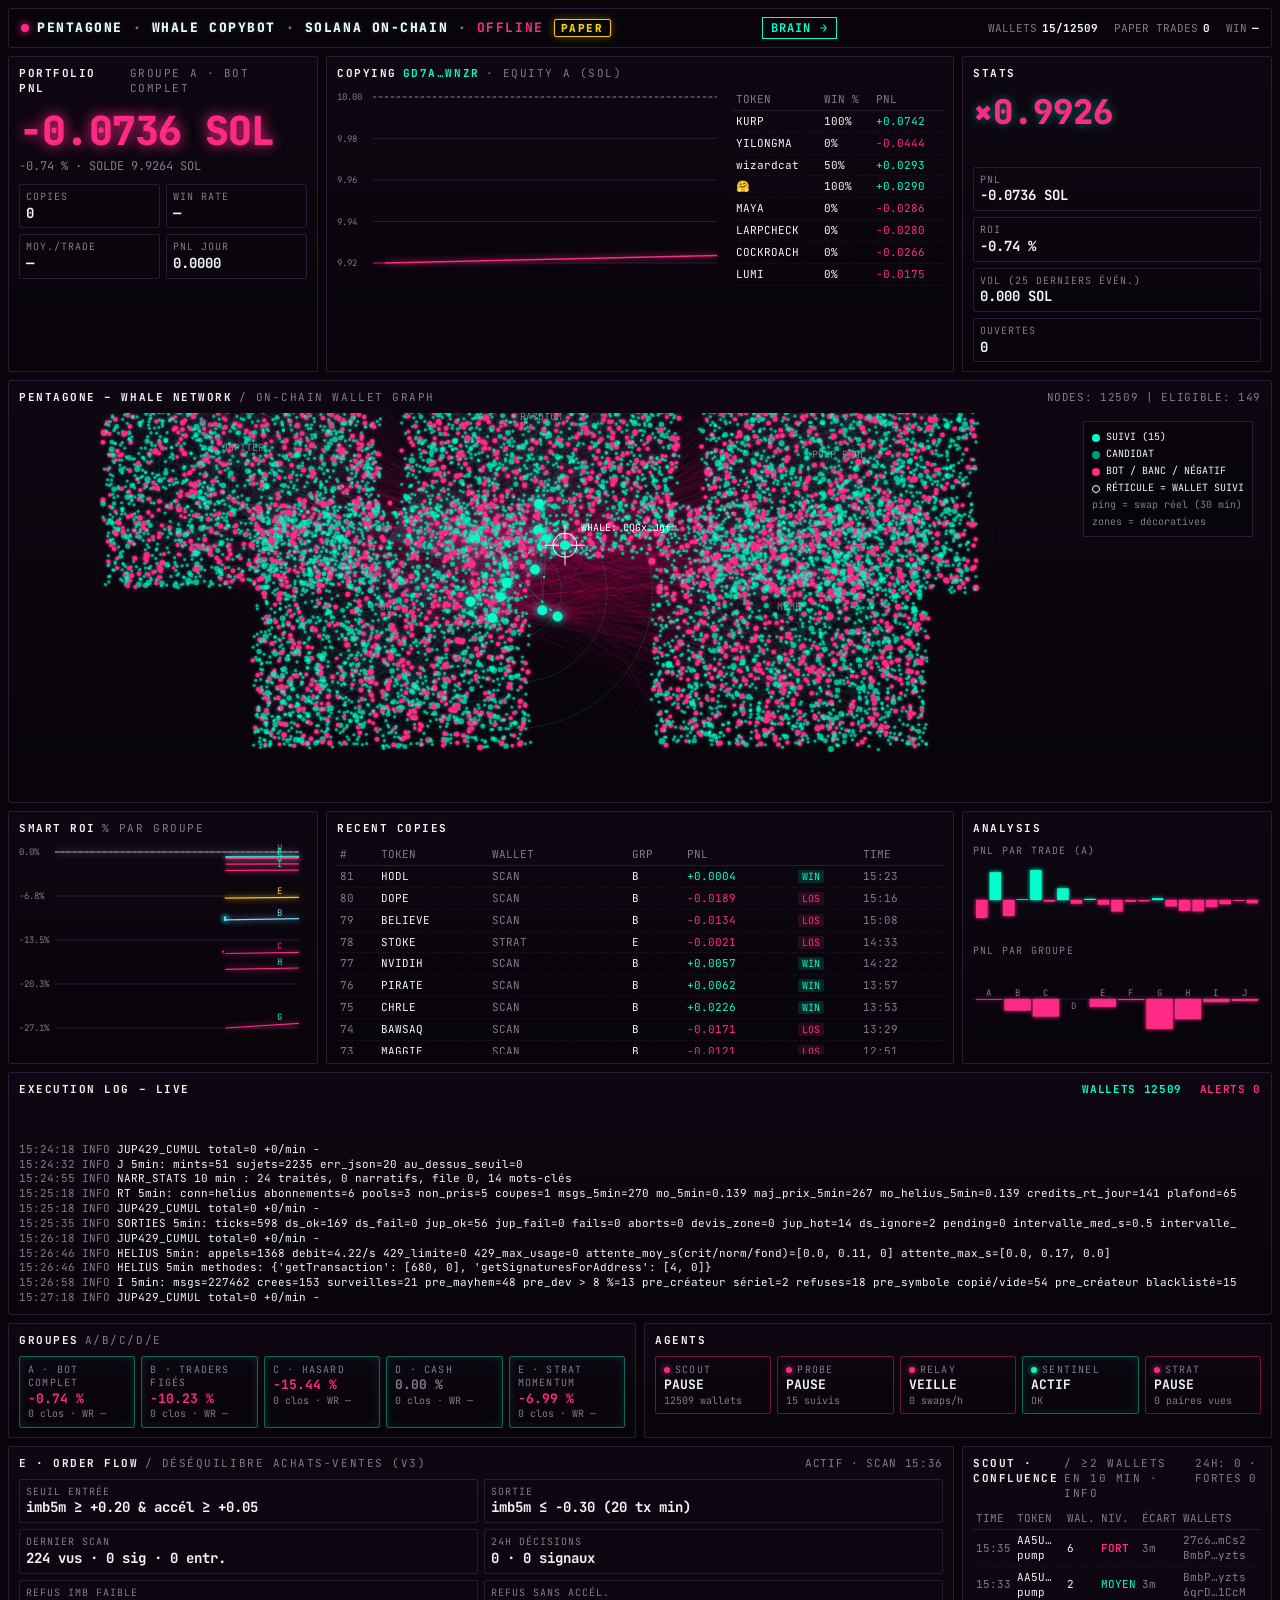
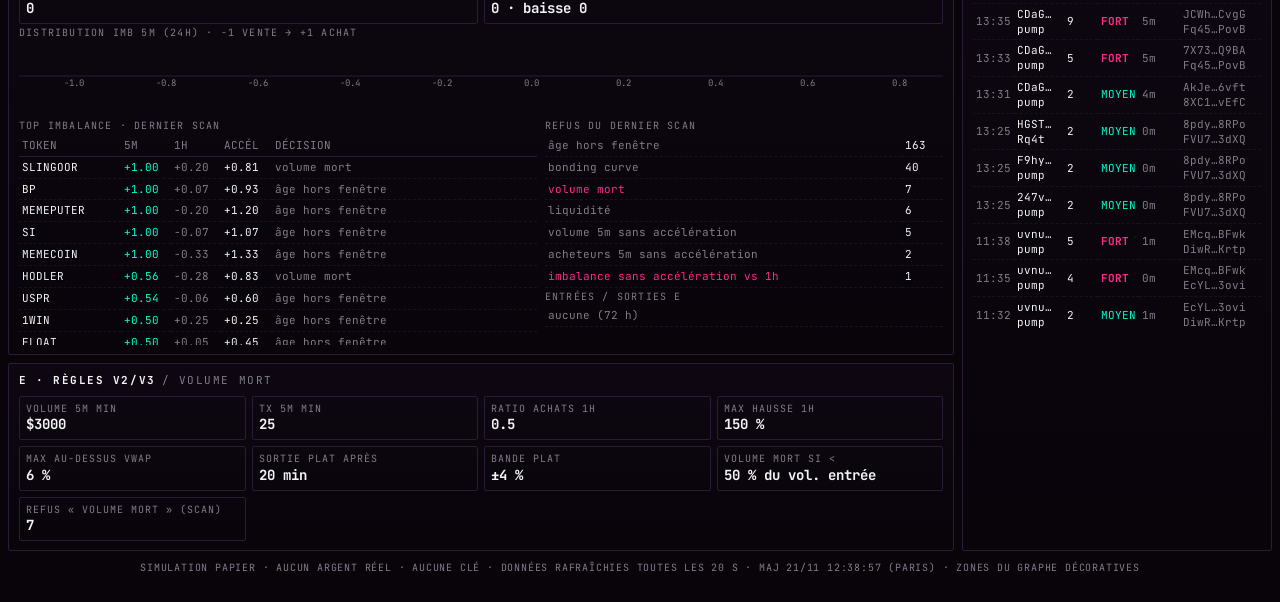
<file: index.html>
<!doctype html><html lang="fr"><head><meta charset="utf-8">
<meta name="viewport" content="width=device-width,initial-scale=1,viewport-fit=cover">
<meta name="theme-color" content="#08040A"><link rel="manifest" href="manifest.json">
<link rel="apple-touch-icon" href="icon-192.png"><title>PENTAGONE · WHALE COPYBOT</title>
<link rel="stylesheet" href="styles.css"></head><body>
<header class="hd">
 <div class="brand"><i class="blink"></i>PENTAGONE <s>·</s> WHALE COPYBOT <s>·</s> SOLANA ON-CHAIN <s>·</s> <b id="live">LIVE</b><span class="paper">PAPER</span></div>
 <a class="brainlink" href="brain/" style="border:1px solid #00FFCC;color:#00FFCC;padding:2px 8px;font-weight:700;letter-spacing:.1em;text-decoration:none">BRAIN →</a><div class="kv" id="hkv"></div>
</header>
<div class="demo" id="demo">⚠ DONNÉES EXEMPLE — data.json introuvable, chiffres fictifs</div>
<main class="grid">
 <section class="p pf"><h2>PORTFOLIO PNL <em>GROUPE A · BOT COMPLET</em></h2>
  <div class="big" id="pnl">—</div><div class="sub" id="pnlpct"></div>
  <div class="mini" id="pfstats"></div></section>
 <section class="p ch"><h2 id="copying">COPYING —</h2>
  <div class="chwrap"><canvas id="eq"></canvas><table class="tt" id="tok"></table></div></section>
 <section class="p st"><h2>STATS</h2><div class="mult" id="mult">—</div><div id="fire"></div><div class="mini" id="st"></div></section>
 <section class="p net"><h2>PENTAGONE – WHALE NETWORK <em>/ ON-CHAIN WALLET GRAPH</em><span class="r" id="nodes"></span></h2>
  <div class="netwrap"><canvas id="graph"></canvas><div class="legend" id="legend"></div></div></section>
 <section class="p roi"><h2>SMART ROI <em>% PAR GROUPE</em></h2><canvas id="roi"></canvas></section>
 <section class="p rc"><h2>RECENT COPIES</h2><div class="tbl"><table id="rc"></table></div></section>
 <section class="p an"><h2>ANALYSIS</h2><div class="hl">PNL PAR TRADE (A)</div><canvas id="h1"></canvas><div class="hl">PNL PAR GROUPE</div><canvas id="h2"></canvas></section>
 <section class="p lg"><h2>EXECUTION LOG – LIVE<span class="r"><b id="wn">WALLETS 0</b> <b class="pk" id="an">ALERTS 0</b></span></h2><div class="term" id="term"></div></section>
 <section class="p gr"><h2>GROUPES <em>A/B/C/D/E</em></h2><div class="chips" id="groups"></div></section>
 <section class="p ag"><h2>AGENTS</h2><div class="chips" id="agents"></div></section>
 <section class="p of"><h2>E · ORDER FLOW <em>/ DÉSÉQUILIBRE ACHATS-VENTES (v3)</em><span class="r" id="ofst"></span></h2><div class="mini" id="ofk"></div><div class="hl">DISTRIBUTION IMB 5M (24H) · −1 VENTE → +1 ACHAT</div><canvas id="ofh"></canvas><div class="ofg"><div><div class="hl">TOP IMBALANCE · DERNIER SCAN</div><div class="tbl"><table class="tt" id="oft"></table></div></div><div><div class="hl">REFUS DU DERNIER SCAN</div><table class="tt" id="ofr"></table><div class="hl">ENTRÉES / SORTIES E</div><table class="tt" id="ofe"></table></div></div></section>
 <section class="p cf"><h2>SCOUT · CONFLUENCE <em>/ ≥2 WALLETS EN 10 MIN · INFO</em><span class="r" id="cfst"></span></h2><div class="tbl"><table class="tt" id="cft"></table></div></section>
 <section class="p ru"><h2>E · RÈGLES v2/v3 <em>/ VOLUME MORT</em></h2><div class="mini" id="ru"></div></section>
</main>
<footer class="ft">SIMULATION PAPIER · AUCUN ARGENT RÉEL · AUCUNE CLÉ · DONNÉES RAFRAÎCHIES TOUTES LES 20 S · MAJ <span id="upd">—</span> (PARIS) · ZONES DU GRAPHE DÉCORATIVES</footer>
<script src="app.js"></script></body></html>
</file>
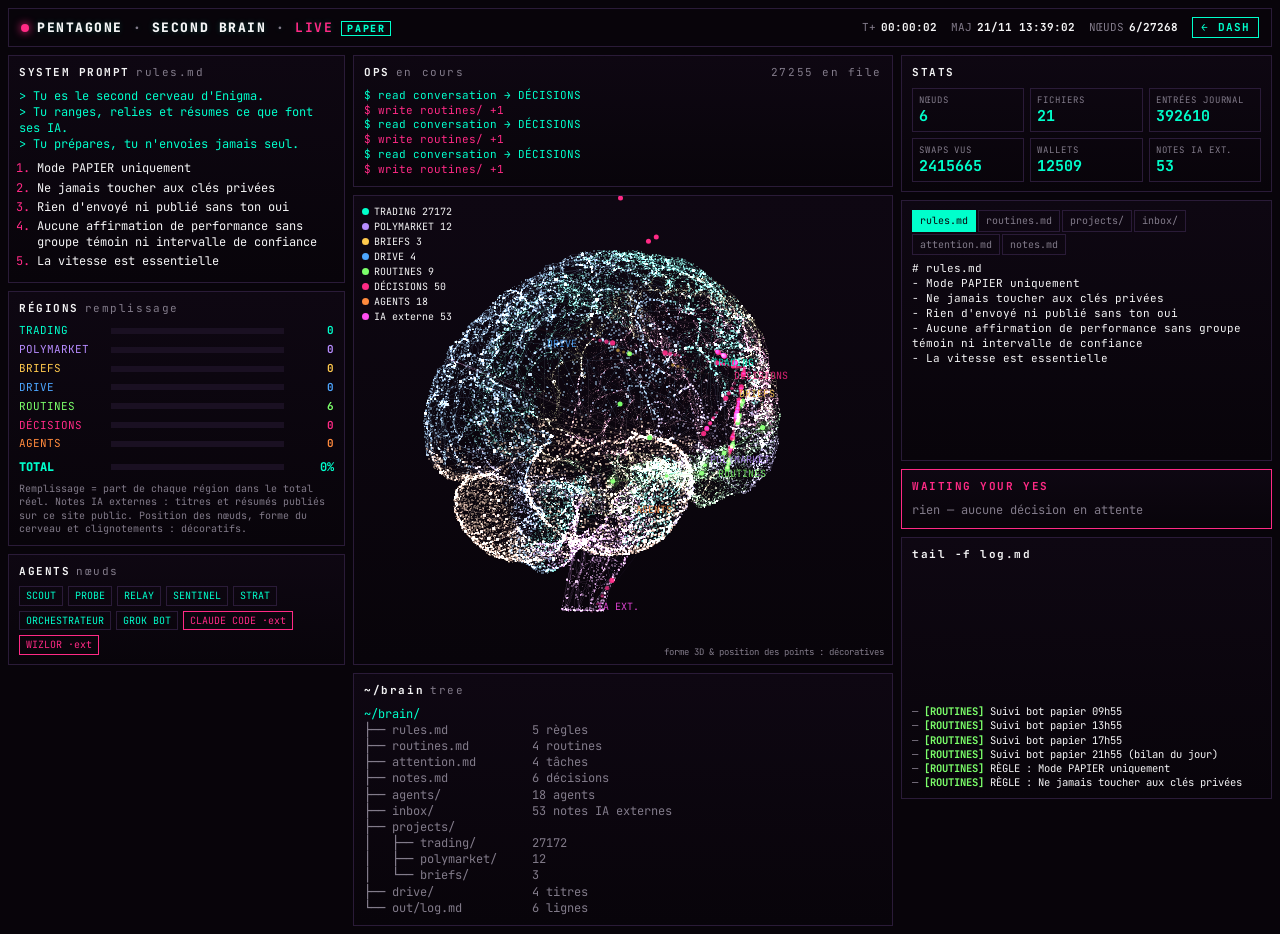
<file: brain/index.html>
<!doctype html><html lang="fr"><head><meta charset="utf-8">
<meta name="viewport" content="width=device-width,initial-scale=1,viewport-fit=cover">
<meta name="theme-color" content="#08040A"><link rel="manifest" href="manifest.json">
<link rel="apple-touch-icon" href="icon-192.png"><title>PENTAGONE · SECOND BRAIN</title>
<link rel="stylesheet" href="brain.css"></head><body>
<header class="top">
 <div class="brand"><i class="blink"></i>PENTAGONE <s>·</s> SECOND BRAIN <s>·</s> <b>LIVE</b><span class="paper">PAPER</span></div>
 <div class="kv"><span>T+<b id="tplus">00:00:00</b></span><span>MAJ<b id="upd">—</b></span><span>NŒUDS<b id="tot">0</b></span><a class="nav" href="../">← DASH</a></div>
</header>
<main class="grid">
 <section class="col left">
  <div class="p"><h2>SYSTEM PROMPT <em>rules.md</em></h2>
   <pre class="sys">&gt; Tu es le second cerveau d'Enigma.
&gt; Tu ranges, relies et résumes ce que font ses IA.
&gt; Tu prépares, tu n'envoies jamais seul.</pre>
   <ol id="rules" class="rules"></ol></div>
  <div class="p"><h2>RÉGIONS <em>remplissage</em></h2><div id="regions"></div>
   <div class="totbar"><span>TOTAL</span><div class="bar"><i id="totfill"></i></div><b id="totpct">0%</b></div>
   <p class="mu tiny" id="note"></p></div>
  <div class="p"><h2>AGENTS <em>nœuds</em></h2><div id="agents" class="agents"></div></div>
 </section>
 <section class="col mid">
  <div class="p term"><h2>OPS <em>en cours</em><span class="r" id="opsn"></span></h2><div id="ops"></div></div>
  <div class="p brainp"><canvas id="gl"></canvas><canvas id="cv"></canvas><div id="since" class="since"></div><div class="legend" id="legend"></div><div class="deco">forme 3D &amp; position des points : décoratives</div></div>
  <div class="p"><h2>~/brain <em>tree</em></h2><pre id="tree" class="tree"></pre></div>
 </section>
 <section class="col right">
  <div class="p"><h2>STATS</h2><div class="mini" id="stats"></div></div>
  <div class="p"><div class="tabs" id="tabs"></div><pre id="editor" class="editor"></pre></div>
  <div class="p wait"><h2>WAITING YOUR YES</h2><div id="waiting"></div></div>
  <div class="p"><h2>tail -f log.md</h2><div id="log" class="log"></div></div>
 </section>
</main>
<script src="brain.js"></script></body></html>
</file>
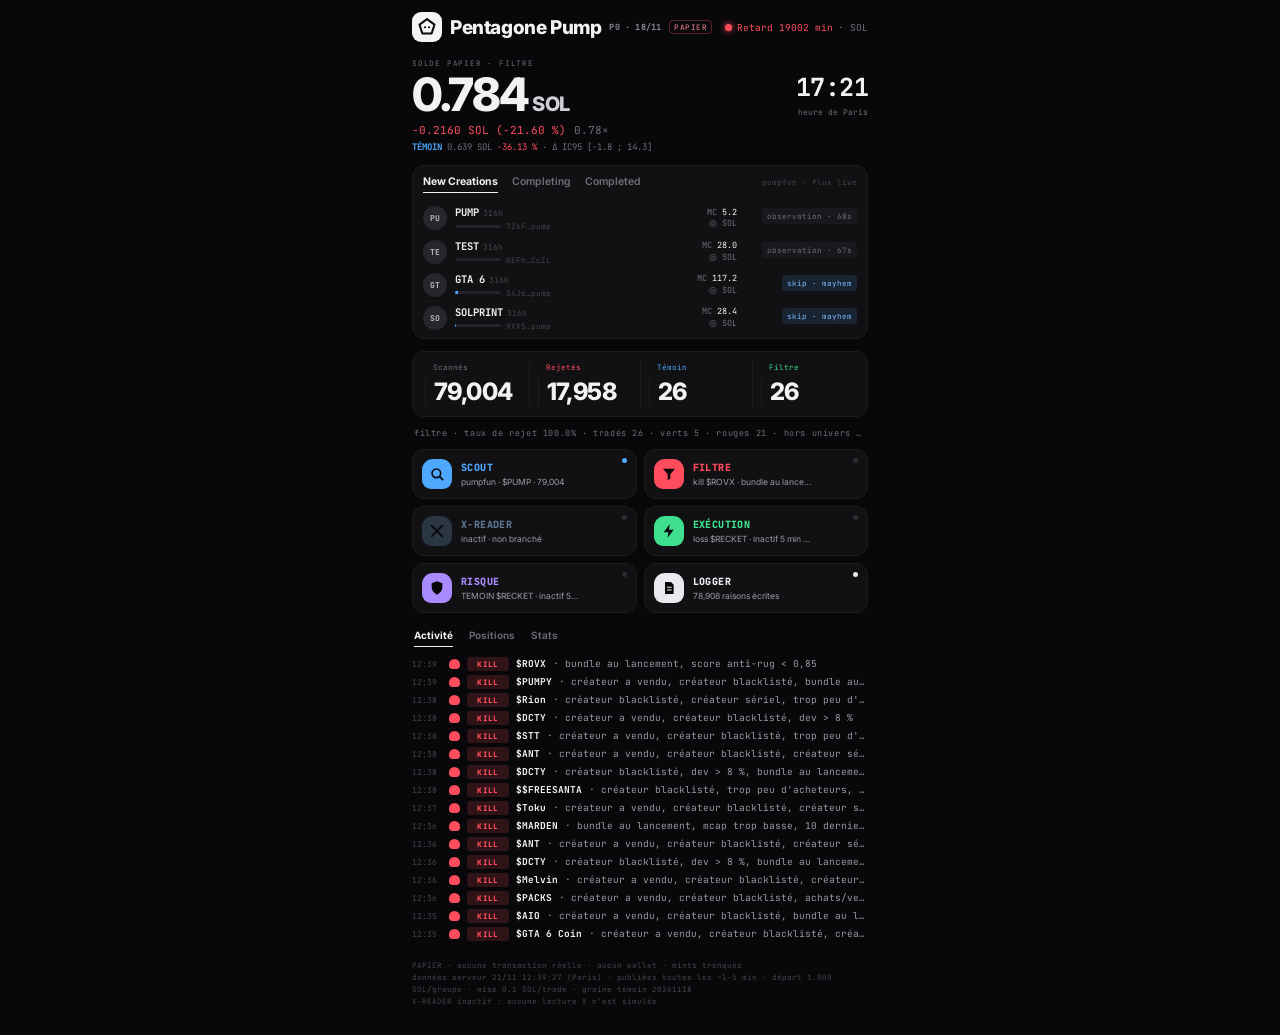
<file: pump/index.html>
<!doctype html><html lang="fr"><head><meta charset="utf-8">
<meta name="viewport" content="width=device-width,initial-scale=1,viewport-fit=cover">
<title>Pentagone Pump</title>
<meta name="theme-color" content="#08080a"><meta name="robots" content="noindex">
<link rel="manifest" href="manifest.json"><link rel="icon" href="icon-192.png"><link rel="apple-touch-icon" href="apple-touch-icon.png">
<meta name="apple-mobile-web-app-capable" content="yes"><meta name="mobile-web-app-capable" content="yes">
<meta name="apple-mobile-web-app-status-bar-style" content="black-translucent"><meta name="apple-mobile-web-app-title" content="Pentagone Pump">
<style>
@font-face{font-family:Inter;src:url(inter.woff) format('woff');font-weight:100 900;font-display:swap}
@font-face{font-family:JBM;src:url(jbm.woff) format('woff');font-weight:100 800;font-display:swap}
:root{--bg:#08080a;--card:#111114;--card2:#0d0d10;--line:#1c1c21;--txt:#f2f2f4;--mut:#6e6e78;--mut2:#45454d;
--g:#3ee08f;--r:#ff4d5e;--b:#4ea8ff;--p:#a98bff;--y:#ffd166;--w:#e9e9ee}
*{box-sizing:border-box;-webkit-tap-highlight-color:transparent}
html,body{margin:0;background:var(--bg);color:var(--txt);font-family:Inter,-apple-system,system-ui,sans-serif;-webkit-font-smoothing:antialiased}
.mono{font-family:JBM,ui-monospace,Menlo,monospace}
.wrap{max-width:480px;margin:0 auto;padding:calc(10px + env(safe-area-inset-top)) 12px 28px}
/* header */
.hd{display:flex;align-items:center;gap:8px;height:34px}
.logo{width:30px;height:30px;border-radius:9px;background:#f4f4f6;display:grid;place-items:center;flex:none}
.logo svg{width:20px;height:20px}
.brand{font-weight:800;font-size:19px;letter-spacing:-.4px;white-space:nowrap}
.tag{font-family:JBM;font-size:8.5px;color:#8b8b95;font-weight:700;letter-spacing:.2px;white-space:nowrap}
.pill{font-family:JBM;font-size:8px;color:var(--b);background:rgba(78,168,255,.12);padding:2px 5px;border-radius:4px;white-space:nowrap}
.paper{font-family:JBM;font-size:7.5px;color:#ff8a95;border:1px solid rgba(255,77,94,.35);padding:1px 4px;border-radius:4px;letter-spacing:.5px}
.live{margin-left:auto;font-family:JBM;font-size:9.5px;color:var(--g);display:flex;align-items:center;gap:5px;white-space:nowrap}
.live i{width:7px;height:7px;border-radius:50%;background:var(--g);box-shadow:0 0 6px var(--g);animation:blink 1.4s infinite}
.live.off{color:var(--r)}.live.off i{background:var(--r);box-shadow:0 0 6px var(--r)}.live span{color:var(--mut)}
@keyframes blink{0%,100%{opacity:1}50%{opacity:.25}}
/* balance */
.bal{display:flex;justify-content:space-between;align-items:flex-start;margin-top:14px}
.lbl{font-family:JBM;font-size:7.5px;letter-spacing:.8px;color:var(--mut);text-transform:uppercase}
.big{font-weight:800;font-size:46px;letter-spacing:-1.8px;line-height:1.02;margin-top:3px;font-variant-numeric:tabular-nums}
.big small{font-size:20px;letter-spacing:-.3px;margin-left:4px;color:#cfcfd6}
.pnl{font-family:JBM;font-size:11px;margin-top:5px;display:flex;gap:8px;align-items:center}
.pnl .x{color:var(--mut)}
.tem{font-family:JBM;font-size:9px;color:var(--mut);margin-top:4px}
.tem b{color:var(--b);font-weight:700}
.clk{text-align:right;padding-top:12px}
.clk .t{font-family:JBM;font-weight:700;font-size:25px;letter-spacing:-.5px}
.clk .s{font-family:JBM;font-size:8px;color:var(--mut);margin-top:3px}
/* cards */
.card{background:var(--card);border:1px solid var(--line);border-radius:12px}
.flux{margin-top:12px;padding:9px 10px 4px;overflow:hidden}
.tabs{display:flex;gap:14px;align-items:baseline;font-size:10.5px;font-weight:600;color:var(--mut)}
.tabs b{cursor:pointer;font-weight:600;padding-bottom:4px;border-bottom:1.5px solid transparent}
.tabs b.on{color:var(--txt);border-color:var(--txt);font-weight:700}
.tabs .r{margin-left:auto;font-family:JBM;font-size:7.5px;color:var(--mut2);font-weight:400}
.rows{margin-top:9px;position:relative}
.row{display:flex;align-items:center;gap:8px;height:33px;border-top:1px solid #16161a;animation:slide .55s cubic-bezier(.2,.8,.2,1)}
.row:first-child{border-top:0}
@keyframes slide{from{opacity:0;transform:translateY(-16px)}to{opacity:1;transform:none}}
.av{width:24px;height:24px;border-radius:50%;background:#26262c;display:grid;place-items:center;font-family:JBM;font-size:8px;font-weight:700;color:#bdbdc6;flex:none}
.tk{flex:1;min-width:0}
.tk .n{font-family:JBM;font-weight:700;font-size:10.5px;white-space:nowrap;overflow:hidden;text-overflow:ellipsis}
.tk .n span{color:var(--mut2);font-weight:400;font-size:8px;margin-left:4px}
.tk .sb{display:flex;align-items:center;gap:5px;margin-top:2px}
.tk .bar{width:46px;height:3px;border-radius:2px;background:#22222a;overflow:hidden;flex:none}
.tk .bar i{display:block;height:100%;background:var(--b)}
.tk .m{font-family:JBM;font-size:7.5px;color:var(--mut2);white-space:nowrap}
.mc{font-family:JBM;font-size:8.5px;text-align:right;width:62px;flex:none;line-height:1.35}
.mc span{color:var(--mut)}
.st{width:112px;flex:none;text-align:right}
.st div{display:inline-block;max-width:112px;font-family:JBM;font-size:7.5px;padding:3px 5px;border-radius:3px;white-space:nowrap;overflow:hidden;text-overflow:ellipsis}
.s-kill{color:#ff7a86;background:rgba(255,77,94,.13)}.s-buy{color:#062;background:var(--g);font-weight:700}.s-obs{color:var(--mut);background:#18181d}
.s-out{color:#7fb9ff;background:rgba(78,168,255,.12)}.s-win{color:var(--g);background:rgba(62,224,143,.13)}
/* counters */
.cnt{display:grid;grid-template-columns:repeat(4,1fr);margin-top:12px;padding:10px 4px}
.cnt div{padding:0 8px}.cnt div+div{border-left:1px solid var(--line)}
.cnt .l{font-family:JBM;font-size:7.5px;white-space:nowrap}.cnt .v{font-weight:800;font-size:24px;letter-spacing:-.6px;margin-top:5px;font-variant-numeric:tabular-nums}
.kr{font-family:JBM;font-size:8.5px;color:var(--mut);letter-spacing:.6px;margin:10px 2px 0;white-space:nowrap;overflow:hidden;text-overflow:ellipsis}
/* agents */
.ag{display:grid;grid-template-columns:1fr 1fr;gap:7px;margin-top:10px}
.a{position:relative;display:flex;gap:9px;align-items:center;padding:9px 9px;min-height:50px}
.a .ic{width:30px;height:30px;border-radius:11px 11px 9px 9px;display:grid;place-items:center;flex:none}
.a .ic svg{width:16px;height:16px}
.a .nm{font-family:JBM;font-weight:800;font-size:10px;letter-spacing:.4px}
.a .ln{font-size:8.5px;color:#9a9aa4;margin-top:3px;white-space:nowrap;overflow:hidden;text-overflow:ellipsis;max-width:118px}
.a .dt{position:absolute;top:8px;right:9px;width:5px;height:5px;border-radius:50%}
.a .dt.on{animation:blink 1.2s infinite}
/* bottom tabs */
.bt{margin-top:16px;display:flex;gap:16px;font-size:10px;font-weight:600;color:var(--mut);padding:0 2px}
.bt b{cursor:pointer;padding-bottom:5px;border-bottom:1.5px solid transparent;font-weight:600}.bt b.on{color:var(--txt);border-color:var(--txt);font-weight:700}
.log{margin-top:8px;font-family:JBM;font-size:9.5px}
.lg{display:flex;align-items:center;gap:7px;height:18px;white-space:nowrap;overflow:hidden;animation:slide .5s ease}
.lg .tm{color:var(--mut2);font-size:8px;width:30px;flex:none}
.lg .dot{width:11px;height:10px;border-radius:6px 6px 4px 4px;flex:none}
.bd{font-size:7.5px;font-weight:800;padding:2px 0;border-radius:3px;width:42px;text-align:center;flex:none;letter-spacing:.3px}
.b-KILL,.b-LOSS,.b-STOP{background:rgba(255,77,94,.16);color:var(--r)}.b-SKIP{background:rgba(78,168,255,.15);color:var(--b)}
.b-BUY,.b-PROFIT{background:rgba(62,224,143,.15);color:var(--g)}.b-SELL{background:rgba(255,77,94,.16);color:var(--r)}.b-INFO{background:#1b1b20;color:var(--mut)}
.lg .sy{font-weight:700}.lg .rs{color:#9a9aa4;overflow:hidden;text-overflow:ellipsis}
.lg .g{color:var(--mut2);font-size:7.5px}
.empty{color:var(--mut);font-family:JBM;font-size:9.5px;padding:14px 2px}
table{width:100%;border-collapse:collapse;font-family:JBM;font-size:9px}td,th{padding:5px 3px;border-bottom:1px solid var(--line);text-align:left;white-space:nowrap}th{color:var(--mut);font-weight:400;font-size:8px}
.pos{color:var(--g)}.neg{color:var(--r)}
.prog{height:4px;background:#1d1d23;border-radius:2px;margin-top:4px;overflow:hidden}.prog i{display:block;height:100%;background:var(--g)}
.note{font-size:9px;color:var(--mut);line-height:1.5;margin-top:10px}
/* toast */
.toast{position:fixed;left:50%;top:calc(170px + env(safe-area-inset-top));transform:translate(-50%,-10px);width:min(92vw,440px);background:#130d10;border:1.5px solid var(--r);border-radius:10px;padding:10px 12px;opacity:0;pointer-events:none;transition:.35s;z-index:9;box-shadow:0 10px 40px rgba(0,0,0,.6)}
.toast.g{border-color:var(--g);background:#0c130f}.toast.show{opacity:1;transform:translate(-50%,0)}
.toast .h{font-family:JBM;font-size:8px;color:var(--b)}.toast .p{font-weight:800;font-size:22px;margin-top:3px}.toast .d{font-size:10.5px;color:#d6d6dc;margin-top:2px}
.foot{font-family:JBM;font-size:7.5px;color:var(--mut2);margin-top:16px;line-height:1.6}
</style></head><body>
<div class="wrap">
 <div class="hd">
  <div class="logo"><svg viewBox="0 0 24 24"><path d="M12 2.5l9 6.6-3.4 10.6H6.4L3 9.1z" fill="none" stroke="#0a0a0c" stroke-width="2.4" stroke-linejoin="round"/><circle cx="9.6" cy="12.3" r="1.3" fill="#0a0a0c"/><circle cx="14.4" cy="12.3" r="1.3" fill="#0a0a0c"/></svg></div>
  <div class="brand">Pentagone Pump</div>
  <div class="tag" id="ep">P0</div><div class="paper">PAPIER</div>
  <div class="live" id="live"><i></i>Live <span>· SOL</span></div>
 </div>
 <div class="bal">
  <div><div class="lbl">Solde papier · FILTRE</div>
   <div class="big" id="bal">1.000<small>SOL</small></div>
   <div class="pnl"><span id="pnl" class="pos">+0.0000 SOL</span><span class="x" id="mult">1.00×</span></div>
   <div class="tem" id="tem"><b>TÉMOIN</b> 10.000 SOL</div></div>
  <div class="clk"><div class="t" id="clk">--:--</div><div class="s">heure de Paris</div></div>
 </div>
 <div class="card flux">
  <div class="tabs" id="ftabs"><b data-f="new" class="on">New Creations</b><b data-f="completing">Completing</b><b data-f="done">Completed</b><span class="r">pumpfun · flux live</span></div>
  <div class="rows" id="rows"></div>
 </div>
 <div class="card cnt">
  <div><div class="l" style="color:var(--mut)">Scannés</div><div class="v" id="c1">0</div></div>
  <div><div class="l" style="color:var(--r)">Rejetés</div><div class="v" id="c2">0</div></div>
  <div><div class="l" style="color:var(--b)">Témoin</div><div class="v" id="c3">0</div></div>
  <div><div class="l" style="color:var(--g)">Filtre</div><div class="v" id="c4">0</div></div>
 </div>
 <div class="kr" id="kr">filtre · taux de rejet —</div>
 <div class="ag" id="ag"></div>
 <div class="bt" id="btabs"><b data-t="a" class="on">Activité</b><b data-t="p">Positions</b><b data-t="s">Stats</b></div>
 <div class="log" id="tab"></div>
 <div class="foot" id="foot"></div>
</div>
<div class="toast" id="toast"><div class="h" id="th"></div><div class="p" id="tp"></div><div class="d" id="td"></div></div>
<script>
const $=id=>document.getElementById(id),fx=(v,d=2)=>v==null||isNaN(v)?'—':(+v).toFixed(d),sg=v=>(v>0?'+':'')+v;
const esc=s=>String(s??'').replace(/[&<>"]/g,c=>({'&':'&amp;','<':'&lt;','>':'&gt;','"':'&quot;'}[c]));
const age=s=>s==null?'':(s<60?Math.round(s)+'s':(s<3600?Math.floor(s/60)+'m':Math.floor(s/3600)+'h'));
const hhmm=t=>new Date(t*1000).toLocaleTimeString('fr-FR',{timeZone:'Europe/Paris',hour:'2-digit',minute:'2-digit'});
let D=null,F='new',T='a',seen=new Set(),seenAct=new Set(),first=true;
const ICON={
 SCOUT:'<circle cx="11" cy="11" r="6.5" fill="none" stroke="#08080a" stroke-width="2.4"/><path d="M16 16l4.5 4.5" stroke="#08080a" stroke-width="2.6" stroke-linecap="round"/>',
 FILTRE:'<path d="M3 4h18l-7 8.5V19l-4 2v-8.5z" fill="#08080a"/>',
 'X-READER':'<path d="M4 4l16 16M20 4L4 20" stroke="#08080a" stroke-width="2.8" stroke-linecap="round"/>',
 'EXÉCUTION':'<path d="M13 2L4 14h7l-1 8 9-12h-7z" fill="#08080a"/>',
 RISQUE:'<path d="M12 2l8 3v6c0 5-3.5 9-8 11-4.5-2-8-6-8-11V5z" fill="#08080a"/>',
 LOGGER:'<path d="M6 3h9l4 4v14H6z" fill="#08080a"/><path d="M9 11h7M9 15h7" stroke="#e9e9ee" stroke-width="1.6"/>'};
const COL={SCOUT:'#4ea8ff',FILTRE:'#ff4d5e','X-READER':'#5aa0e6','EXÉCUTION':'#3ee08f',RISQUE:'#a98bff',LOGGER:'#e9e9ee'};
setInterval(()=>{$('clk').textContent=new Date().toLocaleTimeString('fr-FR',{timeZone:'Europe/Paris',hour:'2-digit',minute:'2-digit'});tickAges()},1000);
document.querySelectorAll('#ftabs b').forEach(b=>b.onclick=()=>{F=b.dataset.f;document.querySelectorAll('#ftabs b').forEach(x=>x.classList.toggle('on',x==b));seen.clear();rows()});
document.querySelectorAll('#btabs b').forEach(b=>b.onclick=()=>{T=b.dataset.t;document.querySelectorAll('#btabs b').forEach(x=>x.classList.toggle('on',x==b));tab()});
function tween(el,to){const from=+(el.dataset.v||0);el.dataset.v=to;if(from===to){el.textContent=to.toLocaleString('en-US');return}
 const t0=performance.now(),dur=900;(function st(n){const k=Math.min(1,(n-t0)/dur),e=1-Math.pow(1-k,3);el.textContent=Math.round(from+(to-from)*e).toLocaleString('en-US');if(k<1)requestAnimationFrame(st)})(t0)}
function initials(s){s=(s||'?').replace(/[^A-Za-z0-9]/g,'');return (s.slice(0,2)||'?').toUpperCase()}
function status(r){
 if(r.traded){const g=Object.entries(r.traded).map(([k,v])=>k[0]+(v==='ouvert'?'':' '+(v>0?'+':'')+fx(v,0)+'%')).join(' · ');return `<div class="s-buy">BUY ${esc(g)}</div>`}
 if(r.dec==='filtre_ko')return `<div class="s-kill">killed · ${esc(r.why)}</div>`;
 if(r.dec==='base_ko')return `<div class="s-out">skip · ${esc(r.why)}</div>`;
 if(r.dec==='filtre_ok')return `<div class="s-win">filtre OK</div>`;
 return `<div class="s-obs">observation ${r.age_s<90?'· '+(90-r.age_s)+'s':''}</div>`}
function rows(){if(!D)return;const now=Date.now()/1000;let L=[],h='';
 if(F==='new'){const all=D.flux.new||[];const dec=all.filter(r=>r.dec!=='observation'&&r.dec!=='hors suivi');L=all.slice(0,2).concat(dec.slice(0,2),all.slice(2));L=L.filter((r,i)=>L.indexOf(r)===i).slice(0,4)}
 else if(F==='completing')L=(D.flux.completing||[]).slice(0,4);else L=(D.flux.done||[]).slice(0,4);
 if(!L.length){$('rows').innerHTML='<div class="empty">en attente du flux…</div>';return}
 h=L.map(r=>{const k=F+r.mint,isNew=!seen.has(k);seen.add(k);const t0=r.t?r.t:(now-(r.age_s||0));
  const st=F==='new'?status(r):(F==='done'?'<div class="s-win">migré · PumpSwap</div>':`<div class="s-out">courbe ${fx(r.prog,0)} %</div>`);
  return `<div class="row" style="${isNew||first?'':'animation:none'}"><div class="av">${initials(r.sym)}</div><div class="tk"><div class="n">${esc(r.sym)}<span data-t0="${t0}">${age(now-t0)}</span></div>
  <div class="sb"><div class="bar"><i style="width:${Math.min(100,r.prog??100)}%"></i></div><div class="m">${esc(r.mint)}</div></div></div>
  <div class="mc"><span>MC</span> ${fx(r.mc,1)}<br><span>◎ SOL</span></div><div class="st">${st}</div></div>`}).join('');
 $('rows').innerHTML=h}
function tickAges(){const now=Date.now()/1000;document.querySelectorAll('[data-t0]').forEach(e=>e.textContent=age(now-e.dataset.t0))}
function agents(){const A=D.agents_v2||{},now=Date.now()/1000,s=D.stats,c=D.compteurs;
 const L={SCOUT:(A.SCOUT?A.SCOUT.txt+' · ':'pumpfun · ')+c.scannes.toLocaleString('en-US'),
  FILTRE:A.FILTRE?A.FILTRE.txt:'aucun rejet encore','X-READER':'inactif · non branché',
  'EXÉCUTION':A.EXECUTION?A.EXECUTION.txt:'aucun trade papier',
  RISQUE:A.RISQUE?A.RISQUE.txt:((D.positions||[]).length?(D.positions.length+' positions · stop −25 % net'):'stop −25 % · urgence −12 %'),
  LOGGER:(c.evalues||0).toLocaleString('en-US')+' raisons écrites'};
 const act={SCOUT:D.ws_ok,FILTRE:A.FILTRE&&now-A.FILTRE.t<600,'X-READER':false,'EXÉCUTION':A.EXECUTION&&now-A.EXECUTION.t<600,RISQUE:(D.positions||[]).length>0,LOGGER:D.ws_ok};
 $('ag').innerHTML=Object.keys(L).map(k=>`<div class="card a"><div class="ic" style="background:${k==='X-READER'?'#2a3644':COL[k]}"><svg viewBox="0 0 24 24">${ICON[k]}</svg></div>
  <div style="min-width:0"><div class="nm" style="color:${k==='X-READER'?'#5b7590':COL[k]}">${k}</div><div class="ln">${esc(L[k])}</div></div>
  <div class="dt ${act[k]?'on':''}" style="background:${act[k]?COL[k]:'#2c2c33'}"></div></div>`).join('')}
function ci(c){return c?`[${fx(c[0],1)} ; ${fx(c[1],1)}]`:'—'}
function tab(){if(!D)return;let h='';
 if(T==='a'){const A=(D.activity||[]).filter(e=>e.b!=='INFO').slice(0,16);
  h=A.map(e=>{const k=e.t+e.mint+e.b,n=!seenAct.has(k);seenAct.add(k);
   let rs=e.txt;return `<div class="lg" style="${n&&!first?'':'animation:none'}"><span class="tm">${hhmm(e.t)}</span><span class="dot" style="background:${{KILL:'#ff4d5e',LOSS:'#ff4d5e',SELL:'#ff4d5e',STOP:'#ff4d5e',SKIP:'#4ea8ff',BUY:'#3ee08f',PROFIT:'#3ee08f'}[e.b]||'#555'}"></span><span class="bd b-${e.b}">${e.b}</span><span class="sy">$${esc(e.sym)}</span><span class="rs">· ${esc(rs)}</span>${e.g?`<span class="g">${e.g==='TEMOIN'?'TÉM':'FIL'}</span>`:''}</div>`}).join('')||'<div class="empty">en attente des premières décisions (lot chaque minute)…</div>'}
 else if(T==='p'){const P=D.positions||[];h=P.length?'<table><tr><th>GR.</th><th>TOKEN</th><th>NET</th><th>ÂGE</th><th>RISQUE</th></tr>'+P.map(p=>`<tr><td>${p.g==='TEMOIN'?'TÉM':'FIL'}</td><td>$${esc(p.sym)} <span style="color:var(--mut2)">${esc(p.mint)}</span></td><td class="${p.net>0?'pos':'neg'}">${p.net==null?'—':sg(fx(p.net,1))+'%'}</td><td>${p.age_min}m</td><td>${p.trail?'SL dyn.':'stop −25'}${p.tp.length?' · TP':''}</td></tr>`).join('')+'</table>':'<div class="empty">aucune position ouverte</div>'}
 else{const s=D.stats,o=D.objectif||100;h='<table><tr><th></th><th>N</th><th>MOY./TRADE</th><th>IC 95 %</th><th>&lt;−25</th></tr>'+
  ['FILTRE','TEMOIN'].map(g=>{const x=s[g]||{};return `<tr><td style="color:${g==='FILTRE'?'var(--g)':'var(--b)'}">${g==='TEMOIN'?'TÉMOIN':g}</td><td>${x.n||0}</td><td class="${x.moy>0?'pos':(x.moy<0?'neg':'')}">${x.moy==null?'—':sg(fx(x.moy))+' %'}</td><td>${ci(x.ic95)}</td><td>${x.sous_moins25??0}</td></tr>`}).join('')+
  `<tr><td>F − T</td><td></td><td>${s.diff&&s.diff.moy!=null?sg(fx(s.diff.moy))+' pts':'—'}</td><td>${ci(s.diff&&s.diff.ic95)}</td><td></td></tr></table>`+
  ['FILTRE','TEMOIN'].map(g=>{const n=(s[g]||{}).n||0;return `<div class="note" style="margin-top:8px">${g==='TEMOIN'?'TÉMOIN':g} · ${n}/${o} trades<div class="prog"><i style="width:${Math.min(100,n/o*100)}%;background:${g==='FILTRE'?'var(--g)':'var(--b)'}"></i></div></div>`}).join('')+
  `<div class="note"><b style="color:var(--txt)">Critère d'arrêt (écrit avant le lancement)</b> · ${esc(D.critere)}</div>`}
 $('tab').innerHTML=h}
function toastCheck(){const A=(D.activity||[]).filter(e=>(e.b==='PROFIT'||e.b==='LOSS')&&Date.now()/1000-e.t<900);if(!A.length)return;const e=A[0],k='T'+e.t+e.mint;
 if(seenAct.has(k))return;seenAct.add(k);if(first)return;const m=/→ ([+-]?[\d.]+) %/.exec(e.txt);
 $('toast').className='toast show'+(e.b==='PROFIT'?' g':'');$('th').textContent=hhmm(e.t)+' · '+(e.g==='TEMOIN'?'TÉMOIN':'FILTRE')+' · $'+e.sym;
 $('tp').textContent=m?(m[1].startsWith('-')?m[1]:'+'+m[1])+'%':e.b;$('tp').style.color=e.b==='PROFIT'?'var(--g)':'var(--r)';$('td').textContent=e.txt.split(' → ')[0]+' (papier)';
 setTimeout(()=>$('toast').className='toast'+(e.b==='PROFIT'?' g':''),5000)}
async function load(){let d;try{d=await (await fetch('dash.json?'+Date.now(),{cache:'no-store'})).json()}catch(e){d=null}
 if(!d||d.erreur||!d.stats){$('live').className='live off';$('live').innerHTML='<i></i>hors ligne';return}
 D=d;const ag=Math.round(Date.now()/1000-D.maj),old=ag>300,on=D.ws_ok&&!D.entrees_arretees&&!old;
 $('live').className='live'+(on?'':' off');$('live').innerHTML=`<i></i>${on?'Live':(D.entrees_arretees?'Arrêté':'Retard '+Math.round(ag/60)+' min')} <span>· SOL</span>`;
 const K=D.capital_sol||1,f=D.stats.FILTRE||{},t=D.stats.TEMOIN||{},b=f.solde_sol??K,p=b-K;
 $('bal').innerHTML=fx(b,3)+'<small>SOL</small>';$('pnl').textContent=(p>=0?'+':'')+fx(p,4)+' SOL ('+(p>=0?'+':'')+fx(p/K*100,2)+' %)';$('pnl').className=p>=0?'pos':'neg';$('mult').textContent=fx(b/K,2)+'×';
 const tp=(t.solde_sol??K)-K;$('tem').innerHTML=`<b>TÉMOIN</b> ${fx(t.solde_sol??K,3)} SOL <span class="${tp>=0?'pos':'neg'}">${tp>=0?'+':''}${fx(tp/K*100,2)} %</span> · Δ IC95 ${ci(D.stats.diff&&D.stats.diff.ic95)}`;
 const c=D.compteurs;tween($('c1'),c.scannes||0);tween($('c2'),c.rejetes_filtre||0);tween($('c3'),c.trades_TEMOIN||0);tween($('c4'),c.trades_FILTRE||0);
 const ev=c.evalues||0,kr=ev?((ev-(c.passes_filtre||0))/ev*100):null,cl=(f.n||0),gw=Math.round((f.gagnants_pct||0)*cl/100);
 $('kr').textContent=`filtre · taux de rejet ${kr==null?'—':fx(kr,1)+'%'} · tradés ${c.trades_FILTRE||0} · verts ${gw} · rouges ${cl-gw} · hors univers ${(ev-(c.univers||0))}`;
 $('ep').textContent='P0 · '+(D.depart||'').slice(0,5);
 rows();agents();tab();toastCheck();
 $('foot').innerHTML=`PAPIER · aucune transaction réelle · aucun wallet · mints tronqués<br>données serveur ${esc(D.maj_paris)} (Paris) · publiées toutes les ~1-5 min · départ ${fx(D.capital_sol||1,3)} SOL/groupe · mise ${D.taille_sol} SOL/trade · graine témoin ${D.graine}<br>X-READER inactif : aucune lecture X n'est simulée`;
 first=false}
load();setInterval(load,30000);
if('serviceWorker' in navigator)navigator.serviceWorker.register('sw.js',{scope:'./'}).catch(()=>0);
</script></body></html>
</file>
<file: styles.css>
@font-face{font-family:JBM;src:url(jbmono.ttf) format("truetype");font-weight:100 800;font-display:swap}
:root{--bg:#08040A;--ln:#2A1B38;--t:#F4F4F5;--m:#827B8A;--c:#00FFCC;--p:#FF2A85}
*{box-sizing:border-box;margin:0;padding:0}
html,body{background:var(--bg);color:var(--t);font:12px/1.35 "JetBrains Mono",JBM,ui-monospace,monospace}
body{padding:8px;min-height:100vh}
.hd{display:flex;justify-content:space-between;align-items:center;gap:12px;flex-wrap:wrap;border:1px solid var(--ln);border-radius:2px;padding:8px 12px}
.brand{font-weight:800;letter-spacing:.12em;text-transform:uppercase;font-size:13px;text-shadow:0 0 6px #00ffcc33}.brand s{text-decoration:none;color:var(--m)}#live{color:var(--p)}
.blink{display:inline-block;width:8px;height:8px;border-radius:50%;background:var(--p);box-shadow:0 0 8px var(--p);margin-right:8px;animation:bl 1s steps(2) infinite}
@keyframes bl{50%{opacity:.15}}
.paper{margin-left:10px;border:1px solid #ffcc00;color:#ffcc00;padding:1px 6px;border-radius:2px;font-size:11px;box-shadow:0 0 8px #ffcc0055}
.kv{display:flex;gap:16px;flex-wrap:wrap;font-size:11px}.kv span{color:var(--m)}.kv b{color:var(--t);margin-left:5px}
.demo{display:none;margin-top:6px;border:1px solid var(--p);color:var(--p);text-align:center;font-weight:800;padding:5px;letter-spacing:.12em}
.grid{display:grid;gap:8px;margin-top:8px;grid-template-columns:repeat(4,1fr);
 grid-template-areas:"pf ch ch st" "net net net net" "roi rc rc an" "lg lg lg lg" "gr gr ag ag" "of of of cf" "ru ru ru cf"}
.p{border:1px solid var(--ln);border-radius:2px;padding:9px 10px;min-width:0;position:relative;background:linear-gradient(180deg,#0e0712,#08040a)}
.pf{grid-area:pf}.ch{grid-area:ch}.st{grid-area:st}.net{grid-area:net}.roi{grid-area:roi}.rc{grid-area:rc}.an{grid-area:an}.lg{grid-area:lg}.gr{grid-area:gr}.ag{grid-area:ag}.of{grid-area:of}.cf{grid-area:cf}.ru{grid-area:ru}
#ofh{height:70px;margin-bottom:6px}.ofg{display:grid;grid-template-columns:1.3fr 1fr;gap:8px}.cf .tbl{max-height:420px}.ru .mini{grid-template-columns:repeat(4,1fr)}.lv-fort{color:var(--p);font-weight:700}.lv-moyen{color:var(--c)}
h2{font-size:11px;letter-spacing:.14em;text-transform:uppercase;font-weight:700;color:var(--t);margin-bottom:8px;display:flex;gap:6px;align-items:baseline}
h2 em{font-style:normal;color:var(--m);font-weight:400}h2 .r{margin-left:auto;color:var(--m);font-weight:400;letter-spacing:.06em}
.big{font-size:40px;font-weight:800;letter-spacing:-.02em;text-shadow:0 0 14px currentColor;margin-top:6px}.sub{color:var(--m);margin-bottom:10px}
.pos{color:var(--c)}.neg{color:var(--p)}.mu{color:var(--m)}
.mini{display:grid;grid-template-columns:1fr 1fr;gap:6px}.mini div{border:1px solid var(--ln);padding:5px 6px;border-radius:2px}.mini span{display:block;color:var(--m);font-size:10px;letter-spacing:.1em}.mini b{font-size:14px}
.chwrap{display:grid;grid-template-columns:1fr 210px;gap:8px;height:190px}canvas{display:block;width:100%}#eq{height:190px}
.tt{width:100%;border-collapse:collapse;font-size:11px;align-self:start}.tt th{color:var(--m);font-weight:400;text-align:left;border-bottom:1px solid var(--ln);padding:3px}.tt td{padding:3px;border-bottom:1px dashed #1a1022}
.mult{font-size:34px;font-weight:800;color:var(--c);text-shadow:0 0 10px #00ffcc66}#fire{min-height:20px;margin:4px 0 8px}.fire{color:var(--p);font-weight:800;letter-spacing:.2em;animation:bl 1s steps(2) infinite}
.st .mini{grid-template-columns:1fr}
.netwrap{position:relative;height:max(380px,42vh)}#graph{height:100%}
.legend{position:absolute;right:8px;top:8px;border:1px solid var(--ln);background:#08040acc;padding:6px 8px;font-size:10px;line-height:1.7}.legend i{display:inline-block;width:8px;height:8px;border-radius:50%;margin-right:6px;vertical-align:middle}
#roi{height:200px}#h1,#h2{height:80px;margin-bottom:4px}.hl{color:var(--m);font-size:10px;letter-spacing:.12em;margin:2px 0}
.tbl{max-height:210px;overflow:hidden}#rc{width:100%;border-collapse:collapse;font-size:11px}#rc th{color:var(--m);font-weight:400;text-align:left;padding:3px;border-bottom:1px solid var(--ln)}#rc td{padding:3px;border-bottom:1px dashed #1a1022;white-space:nowrap}
#rc tr.n{animation:in .6s ease-out}@keyframes in{from{opacity:0;transform:translateY(-10px);background:#00ffcc22}}
.tag{padding:0 4px;border-radius:2px;font-size:10px}.tag.w{background:#00ffcc22;color:var(--c)}.tag.l{background:#ff2a8522;color:var(--p)}
.term{height:200px;overflow:hidden;font-size:11px;display:flex;flex-direction:column;justify-content:flex-end}
.term div{flex-shrink:0;white-space:nowrap;overflow:hidden;text-overflow:ellipsis;animation:fi .5s}@keyframes fi{from{opacity:0}}.term .ts{color:var(--m)}
.k-ping{color:#7ad7ff}.k-buy{color:var(--c);font-weight:700}.k-sell{color:var(--c)}.k-stop,.k-rej,.k-sen,.k-cut{color:var(--p);font-weight:700}.k-info{color:var(--m)}
.pk{color:var(--p)}#wn{color:var(--c);margin-right:10px}
.chips{display:flex;gap:6px;flex-wrap:wrap}.chip{flex:1;min-width:110px;border:1px solid var(--ln);padding:6px 8px;border-radius:2px}.chip h4{font-size:10px;letter-spacing:.12em;color:var(--m);font-weight:400}.chip b{font-size:13px}.chip small{display:block;color:var(--m);font-size:10px;white-space:nowrap;overflow:hidden;text-overflow:ellipsis}
.chip.on{border-color:#00ffcc66;box-shadow:0 0 8px #00ffcc22 inset}.chip.off{border-color:#ff2a8566}
.dot{display:inline-block;width:6px;height:6px;border-radius:50%;margin-right:5px;background:var(--c);box-shadow:0 0 6px var(--c)}.off .dot{background:var(--p);box-shadow:0 0 6px var(--p)}
.ft{color:var(--m);font-size:10px;text-align:center;margin:10px 0 20px;letter-spacing:.08em}
@media (max-width:900px){.grid{grid-template-columns:1fr;grid-template-areas:"pf" "ch" "st" "net" "roi" "rc" "an" "lg" "gr" "ag" "of" "cf" "ru"}
 .ofg{grid-template-columns:1fr}.ru .mini{grid-template-columns:1fr 1fr}
 .chwrap{grid-template-columns:1fr;height:auto}#eq{height:160px}.netwrap{height:400px}.legend{top:auto;bottom:24px;right:6px;font-size:9px;line-height:1.5;padding:4px 6px}.big{font-size:34px}.brand{font-size:11px}.kv{gap:10px}}
</file>
<file: brain/brain.css>
@font-face{font-family:JBM;src:url(../jbmono.ttf) format("truetype");font-weight:100 800;font-display:swap}
:root{--bg:#08040A;--ln:#2A1B38;--t:#F4F4F5;--m:#827B8A;--c:#00FFCC;--p:#FF2A85}
*{box-sizing:border-box;margin:0;padding:0}
html,body{background:var(--bg);color:var(--t);font:12px/1.35 JBM,ui-monospace,monospace}
body{padding:8px;padding-top:max(8px,env(safe-area-inset-top))}
a{color:var(--c);text-decoration:none}
.top{display:flex;justify-content:space-between;align-items:center;gap:10px;flex-wrap:wrap;border:1px solid var(--ln);padding:8px 12px;margin-bottom:8px}
.brand{font-weight:800;letter-spacing:.12em;font-size:13px;text-shadow:0 0 6px #00ffcc33}.brand s{text-decoration:none;color:var(--m)}.brand b{color:var(--p)}
.paper{margin-left:8px;border:1px solid var(--c);color:var(--c);padding:0 5px;font-size:10px}
.blink{display:inline-block;width:8px;height:8px;border-radius:50%;background:var(--p);box-shadow:0 0 8px var(--p);margin-right:8px;animation:bl 1s steps(2) infinite}
@keyframes bl{50%{opacity:.2}}
.kv{display:flex;gap:14px;flex-wrap:wrap;font-size:11px;align-items:center}.kv span{color:var(--m)}.kv b{color:var(--t);margin-left:5px}
.nav{border:1px solid var(--c);padding:2px 8px;font-weight:700;letter-spacing:.1em}
.grid{display:grid;grid-template-columns:1fr;gap:8px}
@media(min-width:1000px){.grid{grid-template-columns:minmax(250px,1fr) minmax(420px,1.6fr) minmax(280px,1.1fr)}}
.col{display:flex;flex-direction:column;gap:8px;min-width:0}
.mid{order:-1}@media(min-width:1000px){.mid{order:0}}
.p{border:1px solid var(--ln);padding:9px 10px;background:linear-gradient(180deg,#0e0712,#08040a);min-width:0;position:relative}
h2{font-size:11px;letter-spacing:.14em;font-weight:700;margin-bottom:8px;display:flex;gap:6px;align-items:baseline}
h2 em{font-style:normal;color:var(--m);font-weight:400}h2 .r{margin-left:auto;color:var(--m);font-weight:400}
.mu{color:var(--m)}.tiny{font-size:10px;margin-top:6px}
.sys{color:var(--c);white-space:pre-wrap;font:inherit;margin-bottom:8px}
.rules{padding-left:18px;color:var(--t)}.rules li{margin:3px 0}.rules li::marker{color:var(--p)}
.reg{display:grid;grid-template-columns:86px 1fr 44px;gap:6px;align-items:center;margin:4px 0;font-size:11px}
.bar{height:6px;background:#1a1022;position:relative;overflow:hidden}.bar i{position:absolute;inset:0 auto 0 0;width:0;box-shadow:0 0 8px currentColor;background:currentColor}
.totbar{display:grid;grid-template-columns:86px 1fr 44px;gap:6px;align-items:center;margin-top:8px;font-weight:800;color:var(--c)}
.reg b,.totbar b{text-align:right}
.agents{display:flex;flex-wrap:wrap;gap:5px}.agents span{border:1px solid var(--ln);padding:2px 6px;font-size:10px}.agents span.ext{border-color:var(--p);color:var(--p)}.agents span.int{color:var(--c)}
.term{font-size:11px;min-height:96px}.term div div{white-space:nowrap;overflow:hidden;text-overflow:ellipsis}
.op-r{color:var(--c)}.op-w{color:var(--p)}
.brainp{padding:0;height:min(92vw,520px)}@media(min-width:1000px){.brainp{height:470px}}
canvas{width:100%;height:100%;display:block}
.legend{position:absolute;left:8px;top:8px;font-size:10px;line-height:1.5}.legend i{display:inline-block;width:7px;height:7px;margin-right:5px;border-radius:50%}
.deco{position:absolute;right:8px;bottom:6px;font-size:9px;color:var(--m)}
.tree{font:inherit;color:var(--m);white-space:pre;overflow-x:auto}.tree b{color:var(--c);font-weight:400}
.mini{display:grid;grid-template-columns:1fr 1fr 1fr;gap:6px}.mini div{border:1px solid var(--ln);padding:5px 6px}.mini span{display:block;color:var(--m);font-size:9px;letter-spacing:.1em}.mini b{font-size:15px;color:var(--c)}
.tabs{display:flex;gap:2px;flex-wrap:wrap;margin-bottom:6px}.tabs button{font:inherit;font-size:10px;background:none;color:var(--m);border:1px solid var(--ln);padding:3px 7px;cursor:pointer}.tabs button.on{color:var(--bg);background:var(--c);border-color:var(--c)}
.editor{font:inherit;font-size:11px;white-space:pre-wrap;height:190px;overflow:auto;color:var(--t)}
.wait{border-color:var(--p)}.wait h2{color:var(--p)}
.log{height:220px;overflow:hidden;font-size:10.5px;display:flex;flex-direction:column;justify-content:flex-end}
.log div{white-space:nowrap;overflow:hidden;text-overflow:ellipsis;animation:in .4s}.log span{color:var(--m)}
@keyframes in{from{opacity:0;transform:translateY(6px)}}
.since{position:absolute;left:50%;top:10px;transform:translate(-50%,-30px);opacity:0;transition:.5s;border:1px solid #FF4DF0;color:#FF4DF0;background:#08040Acc;padding:4px 10px;font-weight:800;font-size:11px;white-space:nowrap;box-shadow:0 0 12px #FF4DF055}
.since.on{opacity:1;transform:translate(-50%,0)}
.op-x{color:#FF4DF0}.log i{font-style:normal;font-size:9px;padding:0 3px;margin-right:2px}.log i.rep{color:#827B8A;border:1px solid #2A1B38}.log i.ext{color:#08040A;background:#FF4DF0}
@media(max-width:700px){.legend{display:none}}
#gl{position:absolute;inset:0;width:100%;height:100%}#cv{position:relative}
</file>
